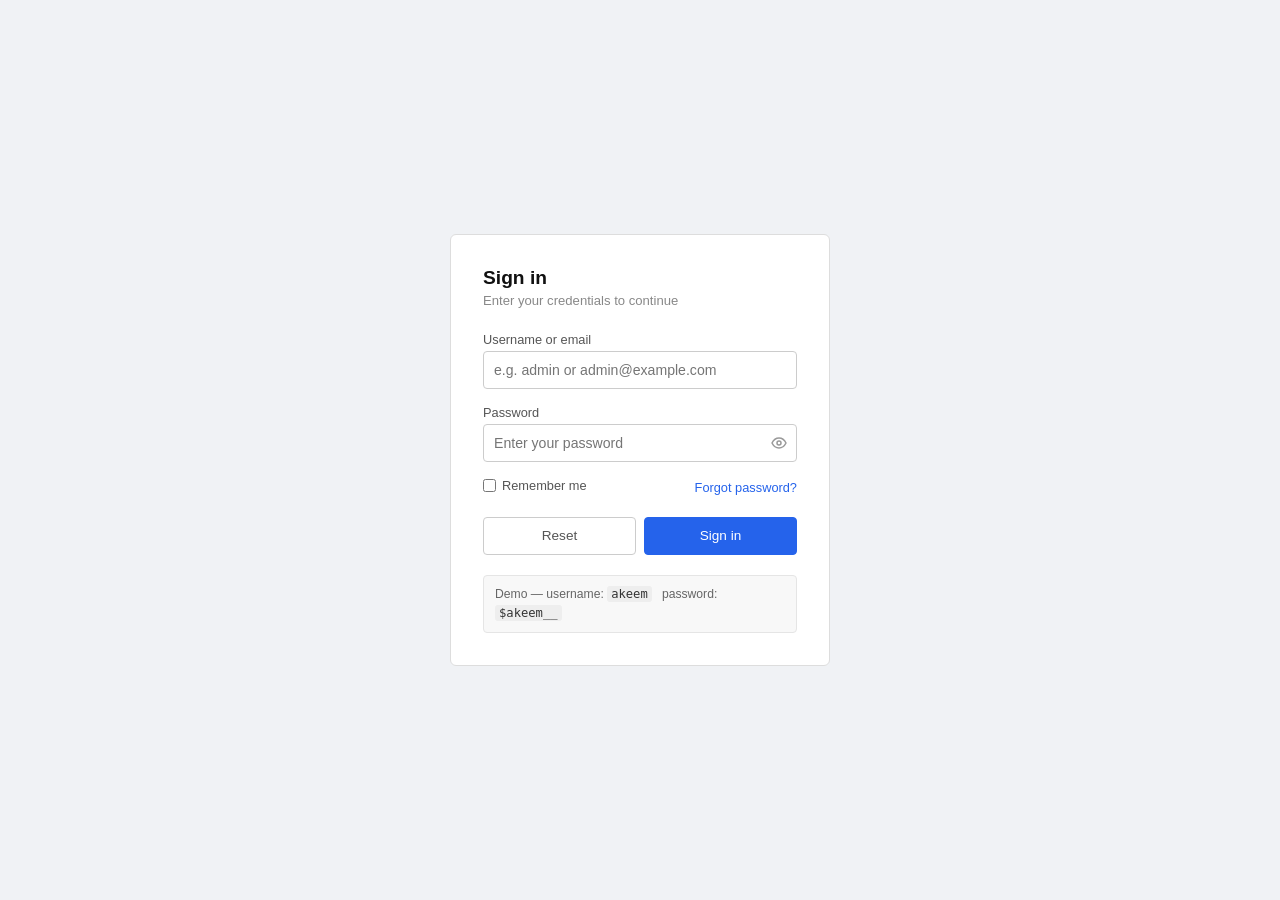
<file: index.html>
<!DOCTYPE html>
<html lang="en">
<head>
  <meta charset="UTF-8" />
  <meta name="viewport" content="width=device-width, initial-scale=1.0" />
  <title>SecureLogin</title>
  <link rel="stylesheet" href="secure_login/style.css" />
</head>
<body>

<div class="card">

  
  <div id="login-view">
    <h1>Sign in</h1>
    <p class="subtitle">Enter your credentials to continue</p>

    <div id="toast" class="toast" role="alert" aria-live="assertive"></div>

    <form id="login-form" novalidate autocomplete="on">

      
      <div class="form-group">
        <label for="username">Username or email</label>
        <div class="input-wrap">
          <input
            type="text"
            id="username"
            name="username"
            autocomplete="username"
            placeholder="e.g. admin or admin@example.com"
            aria-required="true"
            aria-describedby="username-error"
          />
        </div>
        <div class="field-error" id="username-error" role="alert"></div>
      </div>

      
      <div class="form-group">
        <label for="password">Password</label>
        <div class="input-wrap">
          <input
            type="password"
            id="password"
            name="password"
            autocomplete="current-password"
            placeholder="Enter your password"
            aria-required="true"
            aria-describedby="password-error"
          />
          <button type="button" class="toggle-pw" id="toggle-pw" aria-label="Show password">
            
            <svg id="eye-show" width="16" height="16" viewBox="0 0 16 16" fill="none"
                 stroke="currentColor" stroke-width="1.5" stroke-linecap="round" stroke-linejoin="round">
              <path d="M1 8s2.5-5 7-5 7 5 7 5-2.5 5-7 5-7-5-7-5z"/>
              <circle cx="8" cy="8" r="2"/>
            </svg>
            
            <svg id="eye-hide" width="16" height="16" viewBox="0 0 16 16" fill="none"
                 stroke="currentColor" stroke-width="1.5" stroke-linecap="round" stroke-linejoin="round"
                 style="display:none">
              <path d="M13.4 13.4 2.6 2.6M6.3 6.4a2 2 0 0 0 2.8 2.8M3.5 3.5C2.2 4.6 1 6 1 8c0 0 2.5 5 7 5 1.5 0 2.8-.5 3.9-1.2M5.2 2.5C6 2.2 7 2 8 2c4.5 0 7 5 7 5a12.7 12.7 0 0 1-1.8 2.7"/>
            </svg>
          </button>
        </div>
        <div class="field-error" id="password-error" role="alert"></div>
      </div>

      
      <div class="options-row">
        <label class="checkbox-wrap">
          <input type="checkbox" id="remember-me" name="remember" />
          Remember me
        </label>
        <button type="button" class="link-btn" id="forgot-btn">Forgot password?</button>
      </div>

      
      <div class="btn-row">
        <button type="button" class="btn btn-secondary" id="reset-btn">Reset</button>
        <button type="submit" class="btn btn-primary" id="submit-btn">
          <span id="btn-label">Sign in</span>
          <div class="spinner" id="btn-spinner" aria-hidden="true"></div>
        </button>
      </div>

    </form>

    
    <div class="demo-hint" aria-label="Demo credentials">
      Demo &mdash; username: <code>akeem</code> &nbsp; password: <code>$akeem__</code>
    </div>
  </div>

  
  <div class="success-screen" id="success-view" role="region" aria-label="Logged in">
    <div class="check-icon" aria-hidden="true">
      <svg width="24" height="24" viewBox="0 0 24 24" fill="none"
           stroke="#27ae60" stroke-width="2.5" stroke-linecap="round" stroke-linejoin="round">
        <path d="M5 12l5 5 9-9"/>
      </svg>
    </div>
    <h2>Signed in</h2>
    <p>Authentication successful.</p>
    <div class="user-badge">
      <div class="user-avatar" id="user-initials">--</div>
      <span id="logged-user">User</span>
    </div>
    <br/>
    <button class="btn btn-secondary btn-logout" id="logout-btn">Sign out</button>
  </div>

</div>

<script src="secure_login/app.js"></script>
</body>
</html>
</file>
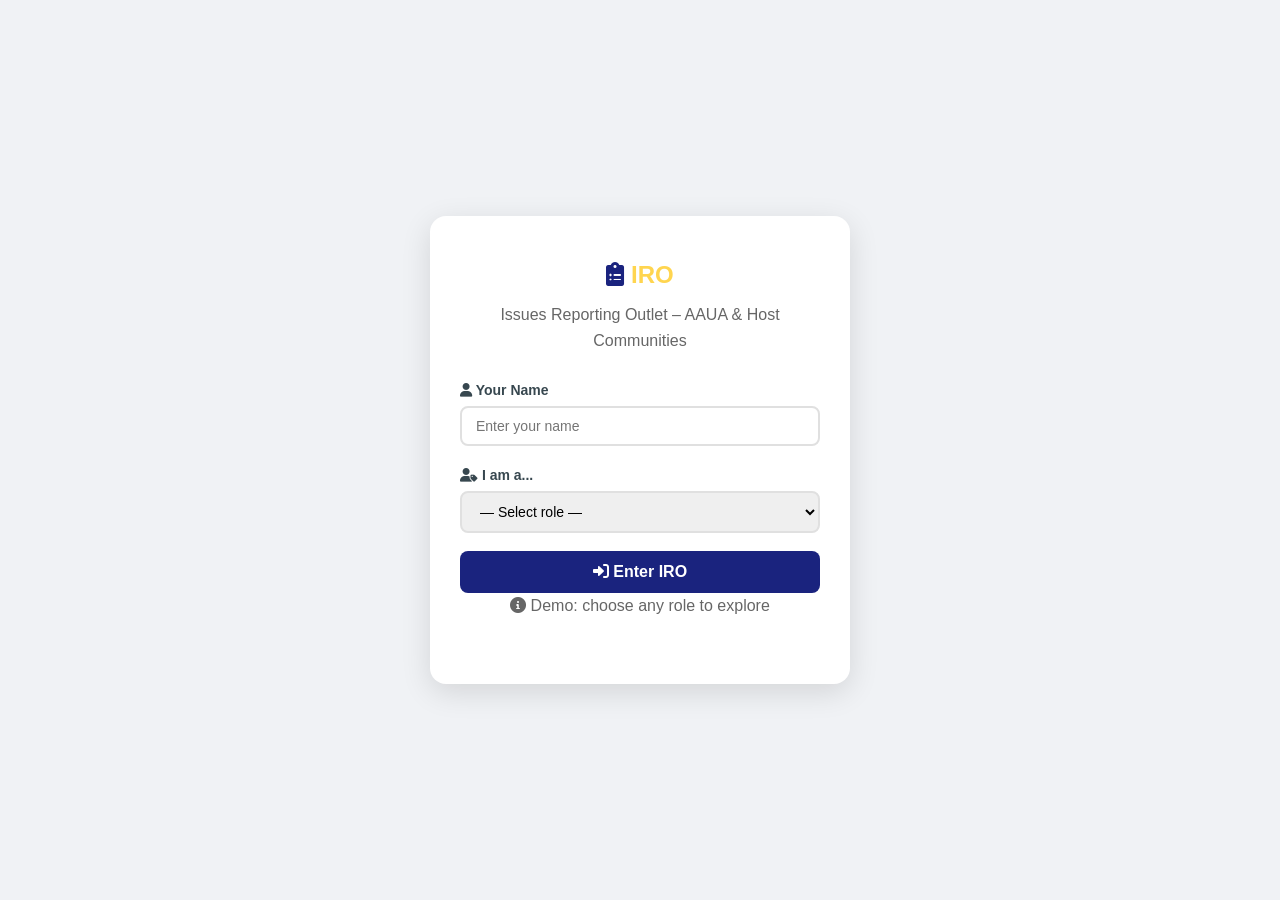
<file: IRO/index.html>
<!DOCTYPE html>
<html lang="en">
<head>
    <meta charset="UTF-8" />
    <meta name="viewport" content="width=device-width, initial-scale=1.0" />
    <title>IRO – Issues Reporting Outlet</title>
    <!-- Font Awesome 6 (free) -->
    <link rel="stylesheet" href="https://cdnjs.cloudflare.com/ajax/libs/font-awesome/6.0.0-beta3/css/all.min.css" />
    <link rel="stylesheet" href="../IRO/css/style.css" />
    <!-- Google Tag Manager -->
    <script>(function(w,d,s,l,i){w[l]=w[l]||[];w[l].push({'gtm.start':
        new Date().getTime(),event:'gtm.js'});var f=d.getElementsByTagName(s)[0],
        j=d.createElement(s),dl=l!='dataLayer'?'&l='+l:'';j.async=true;j.src=
        'https://www.googletagmanager.com/gtm.js?id='+i+dl;f.parentNode.insertBefore(j,f);
        })(window,document,'script','dataLayer','GTM-N6MFQXQ3');</script>
    
</head>
<body>
    <!-- Google Tag Manager (noscript) -->
    <noscript><iframe src="https://www.googletagmanager.com/ns.html?id=GTM-N6MFQXQ3"
        height="0" width="0" style="display:none;visibility:hidden"></iframe></noscript>
    <!-- End Google Tag Manager (noscript) -->
    <!-- End Google Tag Manager -->
    <main>
        <!-- ===== LOGIN SCREEN ===== -->
        <section id="loginScreen" aria-labelledby="loginHeading">
            <header class="login-header">
                <div class="brand">
                    <h1 id="loginHeading"><i class="fas fa-clipboard-list"></i> <span>IRO</span></h1>
                    <p>Issues Reporting Outlet – AAUA &amp; Host Communities</p>
                </div>
            </header>
            <div class="login-panel">
                <form id="loginForm">
                    <div class="form-group">
                        <label for="loginName"><i class="fas fa-user"></i> Your Name</label>
                        <input type="text" id="loginName" placeholder="Enter your name" required />
                    </div>
                    <div class="form-group">
                        <label for="loginRole"><i class="fas fa-user-tag"></i> I am a...</label>
                        <select id="loginRole" required>
                            <option value="">— Select role —</option>
                            <option value="Student">Student</option>
                            <option value="Indigene">Indigene</option>
                            <option value="Authorized">Authorized (Admin/Liaison)</option>
                        </select>
                    </div>
                    <button type="submit" class="btn-primary"><i class="fas fa-sign-in-alt"></i> Enter IRO</button>
                </form>
                <p class="login-note"><i class="fas fa-info-circle"></i> Demo: choose any role to explore</p>
            </div>
        </section>

        <!-- ===== MAIN APP ===== -->
        <section id="app" aria-labelledby="appHeading">
            <!-- Header -->
            <header class="app-header">
                <div class="brand">
                    <h1 id="appHeading"><i class="fas fa-clipboard-list"></i> <span>IRO</span> – Issues Reporting</h1>
                    <div class="app-tagline"><i class="fas fa-handshake"></i> Bridging AAUA &amp; host communities</div>
                </div>
                <div class="user-info">
                    <span id="displayName"></span>
                    <span class="role-badge" id="displayRole"></span>
                    <button class="logout-btn" id="logoutBtn"><i class="fas fa-sign-out-alt"></i> Logout</button>
                </div>
            </header>

            <!-- ===== STATS CARDS (new) ===== -->
            <section class="stats-row" id="statsRow">
                <div class="stat-card">
                    <div class="stat-icon"><i class="fas fa-file-alt"></i></div>
                    <div class="stat-details">
                        <span class="stat-number" id="statTotal">0</span>
                        <span class="stat-label">Total Reports</span>
                    </div>
                </div>
                <div class="stat-card">
                    <div class="stat-icon"><i class="fas fa-clock"></i></div>
                    <div class="stat-details">
                        <span class="stat-number" id="statPending">0</span>
                        <span class="stat-label">Pending</span>
                    </div>
                </div>
                <div class="stat-card">
                    <div class="stat-icon"><i class="fas fa-check-circle"></i></div>
                    <div class="stat-details">
                        <span class="stat-number" id="statResolved">0</span>
                        <span class="stat-label">Resolved</span>
                    </div>
                </div>
                <div class="stat-card">
                    <div class="stat-icon"><i class="fas fa-exclamation-triangle"></i></div>
                    <div class="stat-details">
                        <span class="stat-number" id="statHigh">0</span>
                        <span class="stat-label">High Priority</span>
                    </div>
                </div>
            </section>

            <!-- Two‑column grid (form + feed) -->
            <div class="grid-container">
                <!-- Submit Form -->
                <article class="card" id="submitSection">
                    <h2><i class="fas fa-pen"></i> Report an Issue</h2>
                    <form id="reportForm">
                        <div class="form-group">
                            <label><i class="fas fa-user"></i> Your Name <span class="optional">(optional – blank = Anonymous)</span></label>
                            <input type="text" id="reporterName" placeholder="e.g. John Doe or leave blank" />
                        </div>
                        <div class="form-group">
                            <label>Community *</label>
                            <select id="community" required>
                                <option value="">— Select your community —</option>
                                <option value="Akungba">Akungba</option>
                                <option value="Iwaro">Iwaro</option>
                                <option value="Etioro">Etioro</option>
                                <option value="Ayegunle">Ayegunle</option>
                                <option value="AAUA Students (General)">AAUA Students (General)</option>
                                <option value="Other">Other</option>
                            </select>
                        </div>
                        <div class="form-row">
                            <div class="form-group">
                                <label>Category *</label>
                                <select id="category" required>
                                    <option value="">— Select —</option>
                                    <option value="Security">Security</option>
                                    <option value="Infrastructure">Infrastructure</option>
                                    <option value="Welfare">Welfare</option>
                                    <option value="Sanitation">Sanitation</option>
                                    <option value="Electricity">Electricity</option>
                                    <option value="Water">Water</option>
                                    <option value="Road">Road</option>
                                    <option value="Other">Other</option>
                                </select>
                            </div>
                            <div class="form-group">
                                <label>Priority *</label>
                                <select id="priority" required>
                                    <option value="">— Select —</option>
                                    <option value="Low"><i class="fas fa-circle" style="color:#2e7d32;"></i> Low</option>
                                    <option value="Medium"><i class="fas fa-circle" style="color:#f57f17;"></i> Medium</option>
                                    <option value="High"><i class="fas fa-circle" style="color:#c62828;"></i> High</option>
                                </select>
                            </div>
                        </div>
                        <div class="form-group">
                            <label>Description *</label>
                            <textarea id="description" placeholder="Describe the issue in detail..." required></textarea>
                        </div>
                        <button type="submit" class="btn-primary"><i class="fas fa-paper-plane"></i> Submit Report</button>
                    </form>
                </article>

                <!-- Reports Feed -->
                <article class="card" id="feedSection">
                    <div class="feed-header">
                        <h2><i class="fas fa-stream"></i> Live Reports Feed</h2>
                        <span class="report-count" id="reportCount">0 reports</span>
                    </div>
                    <div id="reportsContainer"></div>
                </article>
            </div>
        </section>
    </main>

    <!-- Toast Notification -->
    <div id="toast" class="toast" role="status" aria-live="polite"></div>

    <script src="../IRO/scripts/main.js"></script>
</body>
</html>
</file>
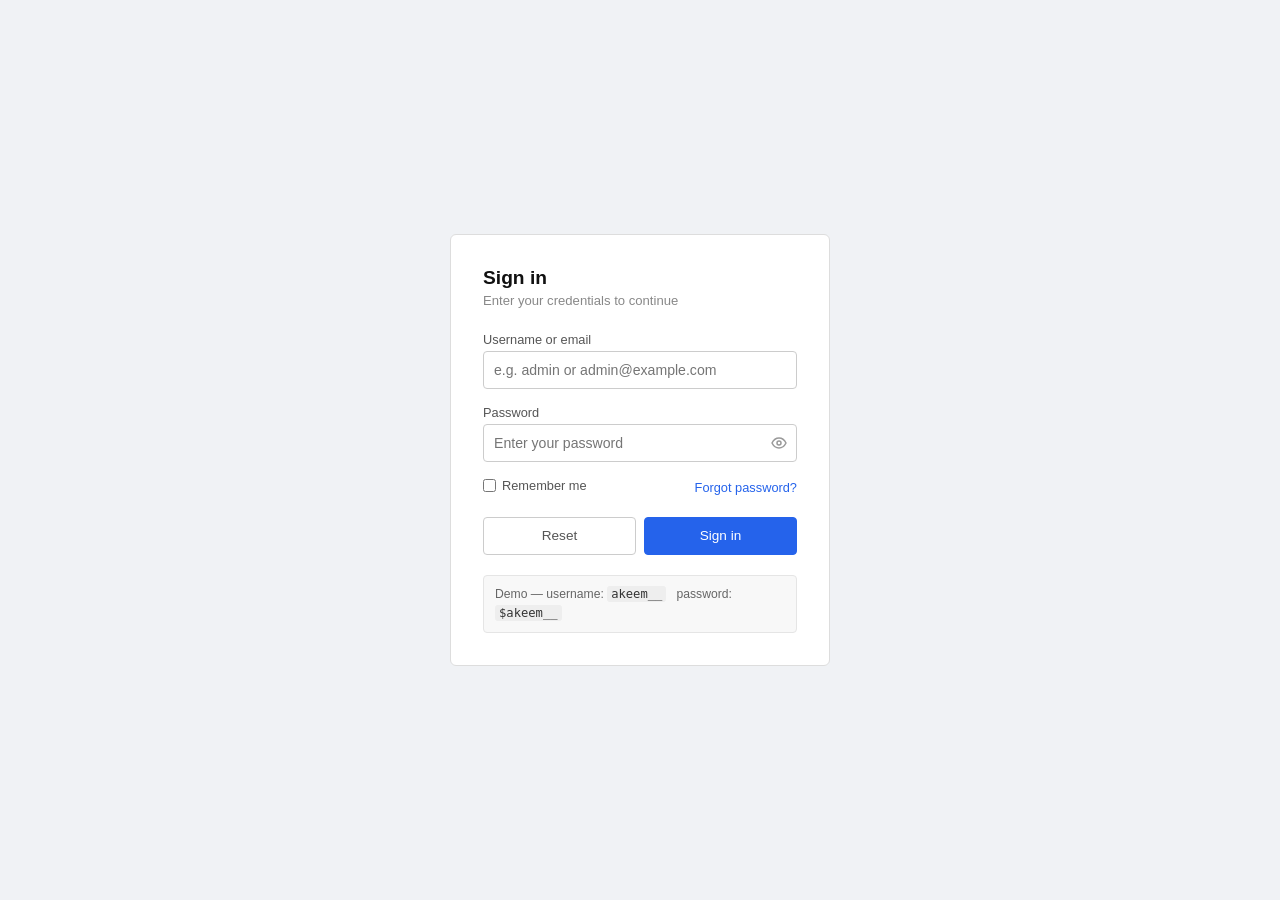
<file: secure_login/index.html>
<!DOCTYPE html>
<html lang="en">
<head>
  <meta charset="UTF-8" />
  <meta name="viewport" content="width=device-width, initial-scale=1.0" />
  <title>SecureLogin</title>
  <link rel="stylesheet" href="style.css" />
</head>
<body>

<div class="card">

  
  <div id="login-view">
    <h1>Sign in</h1>
    <p class="subtitle">Enter your credentials to continue</p>

    <div id="toast" class="toast" role="alert" aria-live="assertive"></div>

    <form id="login-form" novalidate autocomplete="on">

      
      <div class="form-group">
        <label for="username">Username or email</label>
        <div class="input-wrap">
          <input
            type="text"
            id="username"
            name="username"
            autocomplete="username"
            placeholder="e.g. admin or admin@example.com"
            aria-required="true"
            aria-describedby="username-error"
          />
        </div>
        <div class="field-error" id="username-error" role="alert"></div>
      </div>

      
      <div class="form-group">
        <label for="password">Password</label>
        <div class="input-wrap">
          <input
            type="password"
            id="password"
            name="password"
            autocomplete="current-password"
            placeholder="Enter your password"
            aria-required="true"
            aria-describedby="password-error"
          />
          <button type="button" class="toggle-pw" id="toggle-pw" aria-label="Show password">
            
            <svg id="eye-show" width="16" height="16" viewBox="0 0 16 16" fill="none"
                 stroke="currentColor" stroke-width="1.5" stroke-linecap="round" stroke-linejoin="round">
              <path d="M1 8s2.5-5 7-5 7 5 7 5-2.5 5-7 5-7-5-7-5z"/>
              <circle cx="8" cy="8" r="2"/>
            </svg>
            
            <svg id="eye-hide" width="16" height="16" viewBox="0 0 16 16" fill="none"
                 stroke="currentColor" stroke-width="1.5" stroke-linecap="round" stroke-linejoin="round"
                 style="display:none">
              <path d="M13.4 13.4 2.6 2.6M6.3 6.4a2 2 0 0 0 2.8 2.8M3.5 3.5C2.2 4.6 1 6 1 8c0 0 2.5 5 7 5 1.5 0 2.8-.5 3.9-1.2M5.2 2.5C6 2.2 7 2 8 2c4.5 0 7 5 7 5a12.7 12.7 0 0 1-1.8 2.7"/>
            </svg>
          </button>
        </div>
        <div class="field-error" id="password-error" role="alert"></div>
      </div>

      
      <div class="options-row">
        <label class="checkbox-wrap">
          <input type="checkbox" id="remember-me" name="remember" />
          Remember me
        </label>
        <button type="button" class="link-btn" id="forgot-btn">Forgot password?</button>
      </div>

      
      <div class="btn-row">
        <button type="button" class="btn btn-secondary" id="reset-btn">Reset</button>
        <button type="submit" class="btn btn-primary" id="submit-btn">
          <span id="btn-label">Sign in</span>
          <div class="spinner" id="btn-spinner" aria-hidden="true"></div>
        </button>
      </div>

    </form>

    
    <div class="demo-hint" aria-label="Demo credentials">
      Demo &mdash; username: <code>akeem__</code> &nbsp; password: <code>$akeem__</code>
    </div>
  </div>

  
  <div class="success-screen" id="success-view" role="region" aria-label="Logged in">
    <div class="check-icon" aria-hidden="true">
      <svg width="24" height="24" viewBox="0 0 24 24" fill="none"
           stroke="#27ae60" stroke-width="2.5" stroke-linecap="round" stroke-linejoin="round">
        <path d="M5 12l5 5 9-9"/>
      </svg>
    </div>
    <h2>Signed in</h2>
    <p>Authentication successful.</p>
    <div class="user-badge">
      <div class="user-avatar" id="user-initials">--</div>
      <span id="logged-user">User</span>
    </div>
    <br/>
    <button class="btn btn-secondary btn-logout" id="logout-btn">Sign out</button>
  </div>

</div>

<script src="app.js"></script>
</body>
</html>
</file>
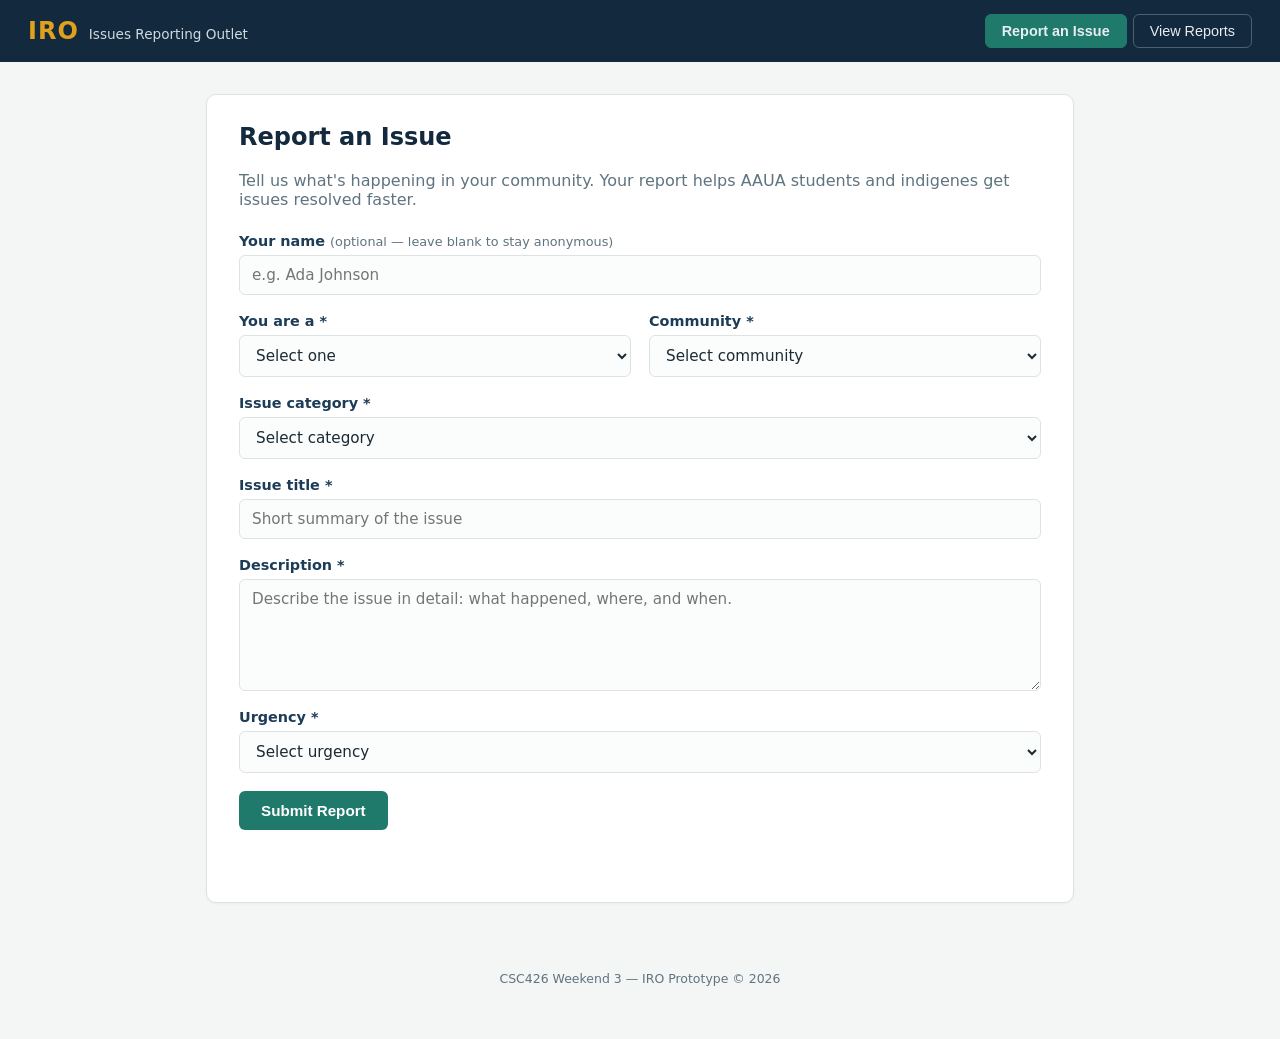
<file: test/index.html>
<!DOCTYPE html>
<html lang="en">
<head>
<meta charset="UTF-8">
<meta name="viewport" content="width=device-width, initial-scale=1.0">
<title>IRO — Issues Reporting Outlet</title>
<link rel="stylesheet" href="style.css">
</head>
<body>

  <header class="topbar">
    <div class="brand">
      <span class="brand-mark">IRO</span>
      <span class="brand-sub">Issues Reporting Outlet</span>
    </div>
    <nav class="tabs">
      <button class="tab-btn active" data-tab="report">Report an Issue</button>
      <button class="tab-btn" data-tab="dashboard">View Reports</button>
    </nav>
  </header>

  <main>
    <!-- ===================== REPORT FORM ===================== -->
    <section id="report" class="tab-panel active">
      <div class="panel-card">
        <h1>Report an Issue</h1>
        <p class="lead">Tell us what's happening in your community. Your report helps AAUA students and indigenes get issues resolved faster.</p>

        <form id="issueForm" novalidate>

          <div class="field">
            <label for="reporterName">Your name <span class="optional">(optional — leave blank to stay anonymous)</span></label>
            <input type="text" id="reporterName" placeholder="e.g. Ada Johnson">
          </div>

          <div class="field-row">
            <div class="field">
              <label for="reporterType">You are a *</label>
              <select id="reporterType" required>
                <option value="" disabled selected>Select one</option>
                <option value="Student">AAUA Student</option>
                <option value="Indigene">Indigene</option>
                <option value="Other">Other</option>
              </select>
            </div>

            <div class="field">
              <label for="community">Community *</label>
              <select id="community" required>
                <option value="" disabled selected>Select community</option>
                <option value="Akungba">Akungba</option>
                <option value="Iwaro">Iwaro</option>
                <option value="Etioro">Etioro</option>
                <option value="Ayegunle">Ayegunle</option>
                <option value="Other">Other</option>
              </select>
            </div>
          </div>

          <div class="field">
            <label for="category">Issue category *</label>
            <select id="category" required>
              <option value="" disabled selected>Select category</option>
              <option value="Security">Security</option>
              <option value="Infrastructure">Infrastructure (roads, water, electricity)</option>
              <option value="Harassment">Harassment / Safety</option>
              <option value="Health">Health</option>
              <option value="Land/Housing">Land / Housing</option>
              <option value="Other">Other</option>
            </select>
          </div>

          <div class="field">
            <label for="title">Issue title *</label>
            <input type="text" id="title" placeholder="Short summary of the issue" required maxlength="80">
          </div>

          <div class="field">
            <label for="description">Description *</label>
            <textarea id="description" rows="5" placeholder="Describe the issue in detail: what happened, where, and when." required></textarea>
          </div>

          <div class="field">
            <label for="urgency">Urgency *</label>
            <select id="urgency" required>
              <option value="" disabled selected>Select urgency</option>
              <option value="Low">Low</option>
              <option value="Medium">Medium</option>
              <option value="High">High</option>
              <option value="Critical">Critical</option>
            </select>
          </div>

          <button type="submit" class="btn-primary">Submit Report</button>
          <p id="formMsg" class="form-msg" role="status"></p>
        </form>
      </div>
    </section>

    <!-- ===================== DASHBOARD ===================== -->
    <section id="dashboard" class="tab-panel">
      <div class="panel-card wide">
        <div class="dash-head">
          <h1>Reported Issues</h1>
          <div class="dash-controls">
            <select id="filterStatus">
              <option value="All">All statuses</option>
              <option value="Open">Open</option>
              <option value="In Progress">In Progress</option>
              <option value="Resolved">Resolved</option>
            </select>
            <select id="filterCommunity">
              <option value="All">All communities</option>
              <option value="Akungba">Akungba</option>
              <option value="Iwaro">Iwaro</option>
              <option value="Etioro">Etioro</option>
              <option value="Ayegunle">Ayegunle</option>
              <option value="Other">Other</option>
            </select>
            <button id="exportBtn" class="btn-secondary">Export JSON</button>
            <button id="clearBtn" class="btn-danger">Clear All</button>
          </div>
        </div>

        <div class="stats" id="stats"></div>

        <div id="issueList" class="issue-list"></div>
      </div>
    </section>
  </main>

  <footer>
    <p>CSC426 Weekend 3 &mdash; IRO Prototype &copy; 2026</p>
  </footer>

  <script src="script.js"></script>
</body>
</html>
</file>
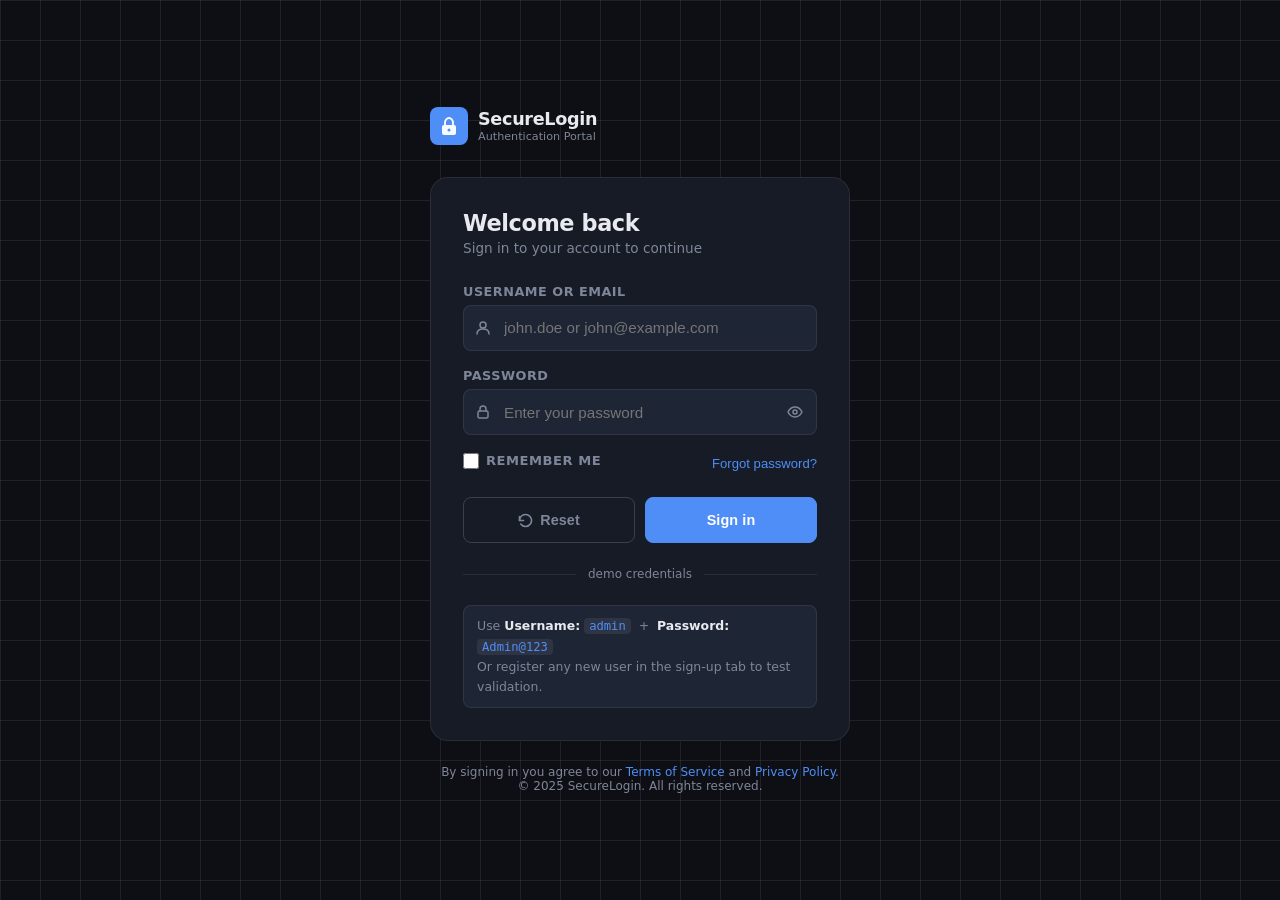
<file: secure_login/index_1.html>
<!DOCTYPE html>
<html lang="en">
<head>
  <meta charset="UTF-8" />
  <meta name="viewport" content="width=device-width, initial-scale=1.0" />
  <title>SecureLogin — Authentication</title>
  <style>
    
    *, *::before, *::after { box-sizing: border-box; margin: 0; padding: 0; }

    :root {
      --bg:        #0d0f14;
      --surface:   #161b26;
      --surface2:  #1e2535;
      --border:    rgba(255,255,255,0.08);
      --border2:   rgba(255,255,255,0.16);
      --text:      #e8eaf0;
      --text-muted:#7f8699;
      --accent:    #4f8ef7;
      --accent-dk: #3a6fd4;
      --accent-glow: rgba(79,142,247,0.18);
      --success:   #34c48a;
      --success-bg:rgba(52,196,138,0.12);
      --error:     #f05a5a;
      --error-bg:  rgba(240,90,90,0.12);
      --warn:      #f4a832;
      --radius:    12px;
      --radius-sm: 8px;
      --trans:     0.18s ease;
    }

    body {
      font-family: -apple-system, BlinkMacSystemFont, 'Segoe UI', system-ui, sans-serif;
      background: var(--bg);
      color: var(--text);
      min-height: 100vh;
      display: flex;
      align-items: center;
      justify-content: center;
      padding: 1.5rem;
    }

    
    body::before {
      content: '';
      position: fixed;
      inset: 0;
      background-image:
        linear-gradient(var(--border) 1px, transparent 1px),
        linear-gradient(90deg, var(--border) 1px, transparent 1px);
      background-size: 40px 40px;
      pointer-events: none;
    }

    
    .card-wrap {
      width: 100%;
      max-width: 420px;
      position: relative;
      z-index: 1;
    }

    
    .brand {
      display: flex;
      align-items: center;
      gap: 10px;
      margin-bottom: 2rem;
    }
    .brand-icon {
      width: 38px;
      height: 38px;
      background: var(--accent);
      border-radius: var(--radius-sm);
      display: flex;
      align-items: center;
      justify-content: center;
    }
    .brand-icon svg { display: block; }
    .brand-name {
      font-size: 1.1rem;
      font-weight: 700;
      letter-spacing: -0.3px;
      color: var(--text);
    }
    .brand-tag {
      font-size: 0.7rem;
      color: var(--text-muted);
      margin-top: 1px;
    }

    
    .card {
      background: var(--surface);
      border: 1px solid var(--border);
      border-radius: 18px;
      padding: 2rem;
    }

    .card-header { margin-bottom: 1.75rem; }
    .card-title {
      font-size: 1.4rem;
      font-weight: 700;
      letter-spacing: -0.4px;
      color: var(--text);
    }
    .card-sub {
      font-size: 0.85rem;
      color: var(--text-muted);
      margin-top: 4px;
    }

    
    .form-group {
      margin-bottom: 1.1rem;
    }
    label {
      display: block;
      font-size: 0.8rem;
      font-weight: 600;
      color: var(--text-muted);
      letter-spacing: 0.5px;
      text-transform: uppercase;
      margin-bottom: 6px;
    }
    .input-wrap {
      position: relative;
    }
    .input-icon {
      position: absolute;
      left: 12px;
      top: 50%;
      transform: translateY(-50%);
      color: var(--text-muted);
      pointer-events: none;
      display: flex;
    }
    .input-action {
      position: absolute;
      right: 12px;
      top: 50%;
      transform: translateY(-50%);
      background: none;
      border: none;
      color: var(--text-muted);
      cursor: pointer;
      padding: 2px;
      display: flex;
      border-radius: 4px;
      transition: color var(--trans);
    }
    .input-action:hover { color: var(--text); }
    .input-action:focus-visible {
      outline: 2px solid var(--accent);
      outline-offset: 2px;
    }

    input[type="text"],
    input[type="password"],
    input[type="email"] {
      width: 100%;
      height: 46px;
      background: var(--surface2);
      border: 1px solid var(--border);
      border-radius: var(--radius-sm);
      color: var(--text);
      font-size: 0.95rem;
      padding: 0 40px 0 40px;
      transition: border-color var(--trans), box-shadow var(--trans);
      outline: none;
      -webkit-appearance: none;
    }
    input:focus {
      border-color: var(--accent);
      box-shadow: 0 0 0 3px var(--accent-glow);
    }
    input.is-invalid {
      border-color: var(--error) !important;
      box-shadow: 0 0 0 3px rgba(240,90,90,0.15) !important;
    }
    input.is-valid {
      border-color: var(--success) !important;
    }
    input:-webkit-autofill {
      -webkit-box-shadow: 0 0 0 100px var(--surface2) inset;
      -webkit-text-fill-color: var(--text);
    }

    
    .field-error {
      font-size: 0.78rem;
      color: var(--error);
      margin-top: 5px;
      display: none;
      align-items: center;
      gap: 4px;
    }
    .field-error.show { display: flex; }

    
    .strength-bar {
      margin-top: 7px;
      display: none;
    }
    .strength-bar.show { display: block; }
    .strength-track {
      height: 4px;
      background: var(--border);
      border-radius: 99px;
      overflow: hidden;
    }
    .strength-fill {
      height: 100%;
      border-radius: 99px;
      width: 0%;
      transition: width 0.3s ease, background 0.3s ease;
    }
    .strength-label {
      font-size: 0.72rem;
      color: var(--text-muted);
      margin-top: 4px;
    }

    
    .options-row {
      display: flex;
      align-items: center;
      justify-content: space-between;
      margin-bottom: 1.4rem;
      margin-top: 0.25rem;
    }
    .checkbox-wrap {
      display: flex;
      align-items: center;
      gap: 7px;
      cursor: pointer;
      user-select: none;
    }
    .checkbox-wrap input[type="checkbox"] {
      width: 16px;
      height: 16px;
      padding: 0;
      accent-color: var(--accent);
      cursor: pointer;
    }
    .checkbox-wrap span {
      font-size: 0.82rem;
      color: var(--text-muted);
    }
    .link-btn {
      background: none;
      border: none;
      color: var(--accent);
      font-size: 0.82rem;
      cursor: pointer;
      padding: 0;
      text-decoration: none;
      transition: color var(--trans);
    }
    .link-btn:hover { color: #7aabff; }

    
    .btn-row {
      display: grid;
      grid-template-columns: 1fr 1fr;
      gap: 10px;
      margin-top: 0.25rem;
    }
    .btn {
      height: 46px;
      border-radius: var(--radius-sm);
      font-size: 0.9rem;
      font-weight: 600;
      cursor: pointer;
      border: 1px solid transparent;
      transition: background var(--trans), opacity var(--trans), transform 0.1s ease;
      display: flex;
      align-items: center;
      justify-content: center;
      gap: 7px;
      letter-spacing: 0.1px;
    }
    .btn:active { transform: scale(0.98); }
    .btn-primary {
      background: var(--accent);
      color: #fff;
      border-color: var(--accent);
    }
    .btn-primary:hover { background: var(--accent-dk); border-color: var(--accent-dk); }
    .btn-primary:focus-visible { outline: 2px solid var(--accent); outline-offset: 3px; }
    .btn-primary:disabled { opacity: 0.5; cursor: not-allowed; transform: none; }
    .btn-secondary {
      background: transparent;
      color: var(--text-muted);
      border-color: var(--border2);
    }
    .btn-secondary:hover { background: var(--surface2); color: var(--text); }
    .btn-secondary:focus-visible { outline: 2px solid var(--border2); outline-offset: 3px; }

    
    .spinner {
      width: 16px;
      height: 16px;
      border: 2px solid rgba(255,255,255,0.3);
      border-top-color: #fff;
      border-radius: 50%;
      animation: spin 0.7s linear infinite;
      display: none;
    }
    @keyframes spin { to { transform: rotate(360deg); } }

    
    .toast {
      border-radius: var(--radius-sm);
      padding: 12px 14px;
      font-size: 0.85rem;
      display: none;
      align-items: flex-start;
      gap: 10px;
      margin-bottom: 1.25rem;
      border: 1px solid transparent;
    }
    .toast.show { display: flex; }
    .toast-icon { flex-shrink: 0; margin-top: 1px; }
    .toast-msg { line-height: 1.5; }
    .toast.success {
      background: var(--success-bg);
      border-color: rgba(52,196,138,0.25);
      color: var(--success);
    }
    .toast.error {
      background: var(--error-bg);
      border-color: rgba(240,90,90,0.25);
      color: var(--error);
    }
    .toast.info {
      background: rgba(79,142,247,0.1);
      border-color: rgba(79,142,247,0.2);
      color: #7aabff;
    }

    
    .divider {
      display: flex;
      align-items: center;
      gap: 12px;
      margin: 1.5rem 0;
      color: var(--text-muted);
      font-size: 0.75rem;
    }
    .divider::before, .divider::after {
      content: '';
      flex: 1;
      height: 1px;
      background: var(--border);
    }

    
    .demo-hint {
      background: var(--surface2);
      border: 1px solid var(--border);
      border-radius: var(--radius-sm);
      padding: 10px 13px;
      font-size: 0.78rem;
      color: var(--text-muted);
      line-height: 1.6;
    }
    .demo-hint strong { color: var(--text); font-weight: 600; }
    .demo-hint code {
      background: rgba(255,255,255,0.07);
      border-radius: 4px;
      padding: 1px 5px;
      font-family: 'SF Mono', 'Fira Code', monospace;
      font-size: 0.76rem;
      color: var(--accent);
    }

    
    .success-screen {
      text-align: center;
      padding: 1rem 0 0.5rem;
      display: none;
    }
    .success-screen.show { display: block; }
    .success-check {
      width: 64px;
      height: 64px;
      background: var(--success-bg);
      border: 1px solid rgba(52,196,138,0.3);
      border-radius: 50%;
      display: flex;
      align-items: center;
      justify-content: center;
      margin: 0 auto 1.2rem;
    }
    .success-title {
      font-size: 1.25rem;
      font-weight: 700;
      color: var(--text);
      margin-bottom: 6px;
    }
    .success-sub {
      font-size: 0.85rem;
      color: var(--text-muted);
      margin-bottom: 1.5rem;
    }
    .user-badge {
      display: inline-flex;
      align-items: center;
      gap: 8px;
      background: var(--surface2);
      border: 1px solid var(--border);
      border-radius: 99px;
      padding: 6px 14px 6px 6px;
      font-size: 0.82rem;
      color: var(--text);
      margin-bottom: 1.5rem;
    }
    .user-avatar {
      width: 28px;
      height: 28px;
      background: var(--accent);
      border-radius: 50%;
      display: flex;
      align-items: center;
      justify-content: center;
      font-size: 0.7rem;
      font-weight: 700;
      color: #fff;
    }

    
    .footer-note {
      text-align: center;
      font-size: 0.75rem;
      color: var(--text-muted);
      margin-top: 1.5rem;
    }
    .footer-note a { color: var(--accent); text-decoration: none; }
    .footer-note a:hover { text-decoration: underline; }

    
    @media (max-width: 480px) {
      .card { padding: 1.5rem 1.25rem; }
      .btn-row { grid-template-columns: 1fr; }
      .btn-secondary { order: 2; }
    }

    
    @media (prefers-reduced-motion: reduce) {
      *, *::before, *::after { animation-duration: 0.01ms !important; transition-duration: 0.01ms !important; }
    }
  </style>
</head>
<body>

<div class="card-wrap" role="main">

  
  <div class="brand" aria-hidden="true">
    <div class="brand-icon">
      <svg width="20" height="20" viewBox="0 0 20 20" fill="none" xmlns="http://www.w3.org/2000/svg">
        <rect x="3" y="9" width="14" height="10" rx="2" fill="white" fill-opacity="0.95"/>
        <path d="M6 9V6.5C6 4.015 8 2 10 2C12 2 14 4.015 14 6.5V9" stroke="white" stroke-width="1.8" stroke-linecap="round"/>
        <circle cx="10" cy="14" r="1.5" fill="#4f8ef7"/>
      </svg>
    </div>
    <div>
      <div class="brand-name">SecureLogin</div>
      <div class="brand-tag">Authentication Portal</div>
    </div>
  </div>

  <div class="card">

    
    <div id="login-view">
      <div class="card-header">
        <h1 class="card-title">Welcome back</h1>
        <p class="card-sub">Sign in to your account to continue</p>
      </div>

      
      <div class="toast error" id="toast-error" role="alert" aria-live="assertive">
        <span class="toast-icon">
          <svg width="16" height="16" viewBox="0 0 16 16" fill="currentColor"><path d="M8 1a7 7 0 1 0 0 14A7 7 0 0 0 8 1zM7.25 4.75a.75.75 0 0 1 1.5 0v3.5a.75.75 0 0 1-1.5 0v-3.5zM8 12a1 1 0 1 1 0-2 1 1 0 0 1 0 2z"/></svg>
        </span>
        <span class="toast-msg" id="toast-error-msg"></span>
      </div>

      <div class="toast info" id="toast-reset" role="status" aria-live="polite">
        <span class="toast-icon">
          <svg width="16" height="16" viewBox="0 0 16 16" fill="currentColor"><path d="M8 1a7 7 0 1 0 0 14A7 7 0 0 0 8 1zm.75 4.25v4.5a.75.75 0 0 1-1.5 0v-4.5a.75.75 0 0 1 1.5 0zM8 4a1 1 0 1 1 0-2 1 1 0 0 1 0 2z"/></svg>
        </span>
        <span class="toast-msg">Form cleared — enter your credentials to try again.</span>
      </div>

      
      <form id="login-form" novalidate autocomplete="on">

        
        <div class="form-group">
          <label for="username">Username or email</label>
          <div class="input-wrap">
            <span class="input-icon" aria-hidden="true">
              <svg width="16" height="16" viewBox="0 0 16 16" fill="none" stroke="currentColor" stroke-width="1.5" stroke-linecap="round" stroke-linejoin="round">
                <circle cx="8" cy="5" r="3"/><path d="M2 14c0-3.314 2.686-5 6-5s6 1.686 6 5"/>
              </svg>
            </span>
            <input
              type="text"
              id="username"
              name="username"
              autocomplete="username"
              placeholder="john.doe or john@example.com"
              aria-required="true"
              aria-describedby="username-error"
            />
          </div>
          <div class="field-error" id="username-error" role="alert">
            <svg width="12" height="12" viewBox="0 0 12 12" fill="currentColor" aria-hidden="true"><path d="M6 .5a5.5 5.5 0 1 0 0 11A5.5 5.5 0 0 0 6 .5zM5.5 3.25a.5.5 0 0 1 1 0v3a.5.5 0 0 1-1 0v-3zM6 9a.75.75 0 1 1 0-1.5A.75.75 0 0 1 6 9z"/></svg>
            <span id="username-error-text"></span>
          </div>
        </div>

        
        <div class="form-group">
          <label for="password">Password</label>
          <div class="input-wrap">
            <span class="input-icon" aria-hidden="true">
              <svg width="16" height="16" viewBox="0 0 16 16" fill="none" stroke="currentColor" stroke-width="1.5" stroke-linecap="round" stroke-linejoin="round">
                <rect x="3" y="7" width="10" height="7" rx="1.5"/><path d="M5 7V5a3 3 0 0 1 6 0v2"/>
              </svg>
            </span>
            <input
              type="password"
              id="password"
              name="password"
              autocomplete="current-password"
              placeholder="Enter your password"
              aria-required="true"
              aria-describedby="password-error"
            />
            <button type="button" class="input-action" id="toggle-pw" aria-label="Show password" title="Toggle password visibility">
              <svg id="eye-show" width="16" height="16" viewBox="0 0 16 16" fill="none" stroke="currentColor" stroke-width="1.5" stroke-linecap="round" stroke-linejoin="round">
                <path d="M1 8s2.5-5 7-5 7 5 7 5-2.5 5-7 5-7-5-7-5z"/><circle cx="8" cy="8" r="2"/>
              </svg>
              <svg id="eye-hide" width="16" height="16" viewBox="0 0 16 16" fill="none" stroke="currentColor" stroke-width="1.5" stroke-linecap="round" stroke-linejoin="round" style="display:none">
                <path d="M13.4 13.4 2.6 2.6M6.3 6.4a2 2 0 0 0 2.8 2.8M3.5 3.5C2.2 4.6 1 6 1 8c0 0 2.5 5 7 5 1.5 0 2.8-.5 3.9-1.2M5.2 2.5C6 2.2 7 2 8 2c4.5 0 7 5 7 5a12.7 12.7 0 0 1-1.8 2.7"/>
              </svg>
            </button>
          </div>
          <div class="field-error" id="password-error" role="alert">
            <svg width="12" height="12" viewBox="0 0 12 12" fill="currentColor" aria-hidden="true"><path d="M6 .5a5.5 5.5 0 1 0 0 11A5.5 5.5 0 0 0 6 .5zM5.5 3.25a.5.5 0 0 1 1 0v3a.5.5 0 0 1-1 0v-3zM6 9a.75.75 0 1 1 0-1.5A.75.75 0 0 1 6 9z"/></svg>
            <span id="password-error-text"></span>
          </div>
        </div>

        
        <div class="options-row">
          <label class="checkbox-wrap">
            <input type="checkbox" id="remember-me" name="remember" />
            <span>Remember me</span>
          </label>
          <button type="button" class="link-btn" id="forgot-btn" aria-label="Forgot password — click to get reset instructions">Forgot password?</button>
        </div>

        
        <div class="btn-row">
          <button type="button" class="btn btn-secondary" id="reset-btn" aria-label="Clear form and reset">
            <svg width="15" height="15" viewBox="0 0 15 15" fill="none" stroke="currentColor" stroke-width="1.6" stroke-linecap="round" stroke-linejoin="round" aria-hidden="true">
              <path d="M1.5 7.5a6 6 0 1 1 1.2 3.6"/><path d="M1.5 3.5v4h4"/>
            </svg>
            Reset
          </button>
          <button type="submit" class="btn btn-primary" id="submit-btn">
            <span id="btn-label">Sign in</span>
            <div class="spinner" id="btn-spinner" aria-hidden="true"></div>
          </button>
        </div>

      </form>

      <div class="divider">demo credentials</div>

      <div class="demo-hint" aria-label="Demo account credentials for testing">
        Use <strong>Username:</strong> <code>admin</code> &nbsp;+&nbsp; <strong>Password:</strong> <code>Admin@123</code><br/>
        Or register any new user in the sign-up tab to test validation.
      </div>
    </div>

    
    <div class="success-screen" id="success-view" role="region" aria-label="Login successful">
      <div class="success-check" aria-hidden="true">
        <svg width="28" height="28" viewBox="0 0 28 28" fill="none" stroke="#34c48a" stroke-width="2.5" stroke-linecap="round" stroke-linejoin="round">
          <path d="M6 14l5 5 10-10"/>
        </svg>
      </div>
      <h2 class="success-title">You're signed in!</h2>
      <p class="success-sub">Authentication successful.</p>
      <div class="user-badge">
        <div class="user-avatar" id="user-initials">JD</div>
        <span id="logged-user">john.doe</span>
      </div>
      <button class="btn btn-secondary" id="logout-btn" style="width: 100%; margin-top: 0.5rem;" aria-label="Sign out of your account">
        Sign out
      </button>
    </div>

  </div>

  <p class="footer-note">
    By signing in you agree to our <a href="#">Terms of Service</a> and <a href="#">Privacy Policy</a>.<br/>
    &copy; 2025 SecureLogin. All rights reserved.
  </p>
</div>

<script>
  
  const USERS_KEY = 'securelogin_users';
  const SESSION_KEY = 'securelogin_session';

  function getUsers() {
    try { return JSON.parse(localStorage.getItem(USERS_KEY)) || {}; }
    catch { return {}; }
  }

  function initUsers() {
    const users = getUsers();
    if (!users['admin']) {
      users['admin'] = { password: 'Admin@123', email: 'admin@example.com', name: 'Admin User' };
      localStorage.setItem(USERS_KEY, JSON.stringify(users));
    }
  }

  initUsers();

  
  const form       = document.getElementById('login-form');
  const usernameEl = document.getElementById('username');
  const passwordEl = document.getElementById('password');
  const submitBtn  = document.getElementById('submit-btn');
  const btnLabel   = document.getElementById('btn-label');
  const btnSpinner = document.getElementById('btn-spinner');
  const resetBtn   = document.getElementById('reset-btn');
  const forgotBtn  = document.getElementById('forgot-btn');
  const togglePw   = document.getElementById('toggle-pw');
  const eyeShow    = document.getElementById('eye-show');
  const eyeHide    = document.getElementById('eye-hide');
  const loginView  = document.getElementById('login-view');
  const successView= document.getElementById('success-view');
  const toastError = document.getElementById('toast-error');
  const toastEMsg  = document.getElementById('toast-error-msg');
  const toastReset = document.getElementById('toast-reset');
  const logoutBtn  = document.getElementById('logout-btn');
  const loggedUser = document.getElementById('logged-user');
  const userInitials = document.getElementById('user-initials');

  let pwVisible = false;

  
  function showFieldError(fieldId, errorId, errorTextId, msg) {
    const field = document.getElementById(fieldId);
    const err   = document.getElementById(errorId);
    const txt   = document.getElementById(errorTextId);
    field.classList.add('is-invalid');
    field.classList.remove('is-valid');
    err.classList.add('show');
    txt.textContent = msg;
    field.setAttribute('aria-invalid', 'true');
  }

  function clearFieldError(fieldId, errorId) {
    const field = document.getElementById(fieldId);
    const err   = document.getElementById(errorId);
    field.classList.remove('is-invalid');
    err.classList.remove('show');
    field.removeAttribute('aria-invalid');
  }

  function markValid(fieldId) {
    const field = document.getElementById(fieldId);
    field.classList.add('is-valid');
    field.classList.remove('is-invalid');
  }

  
  function showErrorToast(msg) {
    toastEMsg.textContent = msg;
    toastError.classList.add('show');
    toastReset.classList.remove('show');
  }
  function hideToasts() {
    toastError.classList.remove('show');
    toastReset.classList.remove('show');
  }

  
  function validateUsername(val) {
    if (!val.trim()) return 'Username or email is required.';
    if (val.trim().length < 3) return 'Must be at least 3 characters.';
    return null;
  }

  
  function validatePassword(val) {
    if (!val) return 'Password is required.';
    if (val.length < 6) return 'Password must be at least 6 characters.';
    return null;
  }

  
  usernameEl.addEventListener('blur', () => {
    const err = validateUsername(usernameEl.value);
    if (err) { showFieldError('username','username-error','username-error-text', err); }
    else { clearFieldError('username','username-error'); markValid('username'); }
  });

  usernameEl.addEventListener('input', () => {
    if (usernameEl.classList.contains('is-invalid')) {
      const err = validateUsername(usernameEl.value);
      if (!err) { clearFieldError('username','username-error'); }
    }
  });

  passwordEl.addEventListener('blur', () => {
    const err = validatePassword(passwordEl.value);
    if (err) { showFieldError('password','password-error','password-error-text', err); }
    else { clearFieldError('password','password-error'); markValid('password'); }
  });

  passwordEl.addEventListener('input', () => {
    if (passwordEl.classList.contains('is-invalid')) {
      const err = validatePassword(passwordEl.value);
      if (!err) { clearFieldError('password','password-error'); }
    }
  });

  
  togglePw.addEventListener('click', () => {
    pwVisible = !pwVisible;
    passwordEl.type = pwVisible ? 'text' : 'password';
    eyeShow.style.display = pwVisible ? 'none' : '';
    eyeHide.style.display = pwVisible ? '' : 'none';
    togglePw.setAttribute('aria-label', pwVisible ? 'Hide password' : 'Show password');
    passwordEl.focus();
  });

  
  let failCount = 0;

  
  form.addEventListener('submit', async (e) => {
    e.preventDefault();
    hideToasts();

    const user = usernameEl.value.trim();
    const pass = passwordEl.value;

    
    const uErr = validateUsername(user);
    const pErr = validatePassword(pass);

    if (uErr) showFieldError('username','username-error','username-error-text', uErr);
    else { clearFieldError('username','username-error'); markValid('username'); }

    if (pErr) showFieldError('password','password-error','password-error-text', pErr);
    else { clearFieldError('password','password-error'); markValid('password'); }

    if (uErr || pErr) return;

    
    if (failCount >= 5) {
      showErrorToast('Too many failed attempts. Please reset the form and try again, or contact support.');
      return;
    }

    
    btnLabel.textContent = 'Signing in…';
    btnSpinner.style.display = 'block';
    submitBtn.disabled = true;

    
    await new Promise(r => setTimeout(r, 900));

    
    const users = getUsers();
    const found = users[user.toLowerCase()] || Object.values(users).find(u => u.email === user.toLowerCase());
    const matchKey = Object.keys(users).find(k =>
      k === user.toLowerCase() || users[k].email === user.toLowerCase()
    );

    if (matchKey && users[matchKey].password === pass) {
      
      failCount = 0;
      const remember = document.getElementById('remember-me').checked;
      if (remember) {
        localStorage.setItem(SESSION_KEY, JSON.stringify({ user: matchKey, time: Date.now() }));
      }
      showSuccessScreen(matchKey, users[matchKey]);
    } else {
      
      failCount++;
      const remaining = 5 - failCount;
      let msg = 'Incorrect username or password.';
      if (remaining > 0 && remaining < 4) msg += ` ${remaining} attempt${remaining !== 1 ? 's' : ''} remaining.`;
      showFieldError('username','username-error','username-error-text', ' ');
      showFieldError('password','password-error','password-error-text', ' ');
      showErrorToast(msg);

      
      btnLabel.textContent = 'Sign in';
      btnSpinner.style.display = 'none';
      submitBtn.disabled = false;
    }
  });

  
  function showSuccessScreen(username, userData) {
    loginView.style.display = 'none';
    successView.classList.add('show');

    const displayName = userData.name || username;
    loggedUser.textContent = displayName;

    const parts = displayName.split(/[\s._-]+/);
    const initials = parts.length >= 2
      ? (parts[0][0] + parts[1][0]).toUpperCase()
      : displayName.slice(0,2).toUpperCase();
    userInitials.textContent = initials;
  }

  
  resetBtn.addEventListener('click', () => {
    form.reset();
    hideToasts();
    ['username','password'].forEach(id => {
      const el = document.getElementById(id);
      el.classList.remove('is-invalid','is-valid');
      el.removeAttribute('aria-invalid');
    });
    document.getElementById('username-error').classList.remove('show');
    document.getElementById('password-error').classList.remove('show');
    if (pwVisible) {
      pwVisible = false;
      passwordEl.type = 'password';
      eyeShow.style.display = '';
      eyeHide.style.display = 'none';
    }
    btnLabel.textContent = 'Sign in';
    btnSpinner.style.display = 'none';
    submitBtn.disabled = false;
    failCount = 0;
    toastReset.classList.add('show');
    usernameEl.focus();
  });

  
  forgotBtn.addEventListener('click', () => {
    hideToasts();
    const user = usernameEl.value.trim();
    if (!user) {
      showFieldError('username','username-error','username-error-text','Enter your username or email first.');
      usernameEl.focus();
      return;
    }
    const users = getUsers();
    const match = users[user.toLowerCase()] || Object.values(users).find(u => u.email === user.toLowerCase());
    const email = match ? match.email : '(not found)';
    const msg = match
      ? `A password reset link has been sent to ${email}. Check your inbox.`
      : `No account found for "${user}". Please check your username.`;
    toastReset.classList.remove('show');
    toastError.classList.remove('show');
    const infoToast = document.getElementById('toast-reset');
    infoToast.className = 'toast info show';
    infoToast.querySelector('.toast-msg').textContent = msg;
  });

  
  logoutBtn.addEventListener('click', () => {
    localStorage.removeItem(SESSION_KEY);
    successView.classList.remove('show');
    loginView.style.display = '';
    form.reset();
    ['username','password'].forEach(id => {
      document.getElementById(id).classList.remove('is-invalid','is-valid');
    });
    hideToasts();
    failCount = 0;
    btnLabel.textContent = 'Sign in';
    btnSpinner.style.display = 'none';
    submitBtn.disabled = false;
    usernameEl.focus();
  });

  
  (function checkSession() {
    try {
      const raw = localStorage.getItem(SESSION_KEY);
      if (!raw) return;
      const { user, time } = JSON.parse(raw);
      const age = Date.now() - time;
      if (age > 7 * 24 * 60 * 60 * 1000) { localStorage.removeItem(SESSION_KEY); return; }
      const users = getUsers();
      if (users[user]) showSuccessScreen(user, users[user]);
    } catch {  }
  })();
</script>
</body>
</html>
</file>
<file: secure_login/style.css>
* {
  box-sizing: border-box;
  margin: 0;
  padding: 0;
}

body {
  font-family: -apple-system, BlinkMacSystemFont, 'Segoe UI', sans-serif;
  font-size: 14px;
  background: #f0f2f5;
  min-height: 100vh;
  display: flex;
  align-items: center;
  justify-content: center;
  padding: 1rem;
  color: #333;
}

.card {
  background: #fff;
  border: 1px solid #ddd;
  border-radius: 6px;
  padding: 2rem;
  width: 100%;
  max-width: 380px;
}

h1 {
  font-size: 1.2rem;
  font-weight: 600;
  margin-bottom: 0.25rem;
  color: #111;
}

.subtitle {
  font-size: 0.82rem;
  color: #888;
  margin-bottom: 1.5rem;
}


.toast {
  display: none;
  padding: 10px 12px;
  border-radius: 4px;
  font-size: 0.82rem;
  margin-bottom: 1rem;
  border: 1px solid transparent;
}
.toast.show { display: block; }
.toast.error   { background: #fff0f0; border-color: #f5c6c6; color: #c0392b; }
.toast.success { background: #f0fff4; border-color: #b2dfcc; color: #27ae60; }
.toast.info    { background: #f0f6ff; border-color: #bcd4f5; color: #2563eb; }


.form-group {
  margin-bottom: 1rem;
}

label {
  display: block;
  font-size: 0.8rem;
  font-weight: 500;
  color: #555;
  margin-bottom: 4px;
}

.input-wrap {
  position: relative;
}

input[type="text"],
input[type="password"],
input[type="email"] {
  width: 100%;
  height: 38px;
  padding: 0 36px 0 10px;
  border: 1px solid #ccc;
  border-radius: 4px;
  font-size: 0.88rem;
  color: #111;
  background: #fff;
  outline: none;
  transition: border-color 0.15s;
}
input:focus { border-color: #2563eb; }
input.is-invalid { border-color: #e53e3e; }
input.is-valid   { border-color: #38a169; }

.toggle-pw {
  position: absolute;
  right: 8px;
  top: 50%;
  transform: translateY(-50%);
  background: none;
  border: none;
  cursor: pointer;
  color: #999;
  padding: 2px;
  display: flex;
  align-items: center;
}
.toggle-pw:hover { color: #555; }

.field-error {
  display: none;
  font-size: 0.75rem;
  color: #e53e3e;
  margin-top: 3px;
}
.field-error.show { display: block; }


.options-row {
  display: flex;
  align-items: center;
  justify-content: space-between;
  margin-bottom: 1.25rem;
  font-size: 0.8rem;
}

.checkbox-wrap {
  display: flex;
  align-items: center;
  gap: 6px;
  color: #555;
  cursor: pointer;
}
.checkbox-wrap input { cursor: pointer; accent-color: #2563eb; }

.link-btn {
  background: none;
  border: none;
  color: #2563eb;
  font-size: 0.8rem;
  cursor: pointer;
  padding: 0;
}
.link-btn:hover { text-decoration: underline; }


.btn-row {
  display: grid;
  grid-template-columns: 1fr 1fr;
  gap: 8px;
}

.btn {
  height: 38px;
  border-radius: 4px;
  font-size: 0.85rem;
  font-weight: 500;
  cursor: pointer;
  border: 1px solid transparent;
  display: flex;
  align-items: center;
  justify-content: center;
  gap: 6px;
  transition: background 0.15s, opacity 0.15s;
}
.btn:active { opacity: 0.85; }

.btn-primary {
  background: #2563eb;
  color: #fff;
  border-color: #2563eb;
}
.btn-primary:hover { background: #1d4ed8; }
.btn-primary:disabled { opacity: 0.55; cursor: not-allowed; }

.btn-secondary {
  background: #fff;
  color: #555;
  border-color: #ccc;
}
.btn-secondary:hover { background: #f5f5f5; }


.spinner {
  width: 14px;
  height: 14px;
  border: 2px solid rgba(255,255,255,0.4);
  border-top-color: #fff;
  border-radius: 50%;
  animation: spin 0.7s linear infinite;
  display: none;
}
@keyframes spin { to { transform: rotate(360deg); } }


.demo-hint {
  margin-top: 1.25rem;
  padding: 9px 11px;
  background: #f8f8f8;
  border: 1px solid #e5e5e5;
  border-radius: 4px;
  font-size: 0.76rem;
  color: #666;
  line-height: 1.6;
}
.demo-hint code {
  background: #eee;
  border-radius: 3px;
  padding: 1px 4px;
  font-family: monospace;
  color: #333;
}


.success-screen {
  display: none;
  text-align: center;
  padding: 0.5rem 0;
}
.success-screen.show { display: block; }

.check-icon {
  width: 52px;
  height: 52px;
  border-radius: 50%;
  background: #f0fff4;
  border: 1px solid #b2dfcc;
  display: flex;
  align-items: center;
  justify-content: center;
  margin: 0 auto 1rem;
}

.success-screen h2 {
  font-size: 1.1rem;
  font-weight: 600;
  margin-bottom: 4px;
}
.success-screen p {
  font-size: 0.82rem;
  color: #888;
  margin-bottom: 1rem;
}

.user-badge {
  display: inline-flex;
  align-items: center;
  gap: 8px;
  background: #f5f5f5;
  border: 1px solid #ddd;
  border-radius: 99px;
  padding: 5px 12px 5px 5px;
  font-size: 0.82rem;
  margin-bottom: 1.25rem;
}
.user-avatar {
  width: 26px;
  height: 26px;
  border-radius: 50%;
  background: #2563eb;
  color: #fff;
  font-size: 0.65rem;
  font-weight: 700;
  display: flex;
  align-items: center;
  justify-content: center;
}

.btn-logout {
  width: 100%;
}


@media (max-width: 400px) {
  .btn-row { grid-template-columns: 1fr; }
}

@media (prefers-reduced-motion: reduce) {
  * { animation-duration: 0.01ms !important; transition-duration: 0.01ms !important; }
}
</file>
<file: IRO/css/style.css>
* {
    margin: 0;
    padding: 0;
    box-sizing: border-box;
}

body {
    font-family: 'Segoe UI', Tahoma, Geneva, Verdana, sans-serif;
    background: #f0f2f5;
    color: #333;
    line-height: 1.6;
    padding: 20px;
    min-height: 100vh;
    display: flex;
    justify-content: center;
    align-items: center;
}


#loginScreen {
    background: white;
    padding: 40px 30px;
    border-radius: 16px;
    box-shadow: 0 8px 30px rgba(0, 0, 0, 0.12);
    max-width: 420px;
    width: 100%;
    text-align: center;
}

#loginScreen h1 {
    color: #1a237e;
    margin-bottom: 8px;
}

#loginScreen h1 span {
    color: #ffd54f;
}

#loginScreen p {
    color: #666;
    margin-bottom: 25px;
}

#loginScreen .form-group {
    margin-bottom: 18px;
    text-align: left;
}

#loginScreen label {
    display: block;
    font-weight: 600;
    font-size: 14px;
    margin-bottom: 5px;
    color: #37474f;
}

#loginScreen input,
#loginScreen select {
    width: 100%;
    padding: 10px 14px;
    border: 2px solid #e0e0e0;
    border-radius: 8px;
    font-size: 14px;
    transition: 0.3s;
}

#loginScreen input:focus,
#loginScreen select:focus {
    outline: none;
    border-color: #1a237e;
    box-shadow: 0 0 0 3px rgba(26, 35, 126, 0.1);
}

.btn-primary {
    background: #1a237e;
    color: white;
    border: none;
    padding: 12px;
    border-radius: 8px;
    font-size: 16px;
    font-weight: 600;
    cursor: pointer;
    transition: 0.3s;
    width: 100%;
}

.btn-primary:hover {
    background: #0d47a1;
    transform: translateY(-2px);
    box-shadow: 0 6px 20px rgba(26, 35, 126, 0.3);
}

.btn-secondary {
    background: #e8eaf6;
    color: #1a237e;
    border: none;
    padding: 8px 16px;
    border-radius: 6px;
    font-weight: 600;
    cursor: pointer;
    transition: 0.3s;
}

.btn-secondary:hover {
    background: #c5cae9;
}


#app {
    display: none;
    width: 100%;
    max-width: 1200px;
    margin: 0 auto;
}


.app-header {
    background: linear-gradient(135deg, #1a237e, #0d47a1);
    color: white;
    padding: 20px 30px;
    border-radius: 12px;
    margin-bottom: 20px;
    display: flex;
    justify-content: space-between;
    align-items: center;
    flex-wrap: wrap;
    gap: 15px;
}

.app-header .brand h1 {
    font-size: 24px;
    font-weight: 700;
    letter-spacing: 1px;
}

.app-header .brand h1 span {
    color: #ffd54f;
}

.app-header .user-info {
    display: flex;
    align-items: center;
    gap: 15px;
    flex-wrap: wrap;
}

.app-header .user-info .role-badge {
    background: rgba(255, 255, 255, 0.2);
    padding: 4px 14px;
    border-radius: 20px;
    font-size: 13px;
    font-weight: 600;
}

.app-header .user-info .logout-btn {
    background: rgba(255, 255, 255, 0.15);
    color: white;
    border: 1px solid rgba(255, 255, 255, 0.3);
    padding: 6px 16px;
    border-radius: 6px;
    cursor: pointer;
    font-weight: 600;
    transition: 0.3s;
}

.app-header .user-info .logout-btn:hover {
    background: rgba(255, 255, 255, 0.3);
}


.grid-container {
    display: grid;
    grid-template-columns: 1fr 2fr;
    gap: 30px;
}

#submitSection {
    height: fit-content;
    max-height: fit-content;

}


.card {
    background: white;
    padding: 25px;
    border-radius: 12px;
    box-shadow: 0 4px 15px rgba(0, 0, 0, 0.08);
}

.card h2 {
    font-size: 20px;
    margin-bottom: 20px;
    color: #1a237e;
    border-bottom: 3px solid #e8eaf6;
    padding-bottom: 12px;
}


.form-group {
    margin-bottom: 18px;
}

.form-group label {
    display: block;
    font-weight: 600;
    font-size: 14px;
    margin-bottom: 5px;
    color: #37474f;
}

.form-group label .optional {
    font-weight: 400;
    color: #999;
    font-size: 12px;
}

.form-group input,
.form-group select,
.form-group textarea {
    width: 100%;
    padding: 10px 14px;
    border: 2px solid #e0e0e0;
    border-radius: 8px;
    font-size: 14px;
    transition: 0.3s;
    font-family: inherit;
}

.form-group input:focus,
.form-group select:focus,
.form-group textarea:focus {
    outline: none;
    border-color: #1a237e;
    box-shadow: 0 0 0 3px rgba(26, 35, 126, 0.1);
}

.form-group textarea {
    resize: vertical;
    min-height: 70px;
}

.form-row {
    display: grid;
    grid-template-columns: 1fr 1fr;
    gap: 15px;
}


.feed-header {
    display: flex;
    justify-content: space-between;
    align-items: center;
    margin-bottom: 20px;
    flex-wrap: wrap;
    gap: 10px;
}

.feed-header h2 {
    margin-bottom: 0;
    border-bottom: none;
    padding-bottom: 0;
}

.report-count {
    background: #e8eaf6;
    padding: 5px 15px;
    border-radius: 20px;
    font-size: 14px;
    font-weight: 600;
    color: #1a237e;
}

.report-item {
    background: white;
    padding: 18px 20px;
    border-radius: 10px;
    margin-bottom: 14px;
    box-shadow: 0 2px 2px rgba(0, 0, 0, 0.06);
    border-left: 0px solid #e0e0e0;
    transition: 0.1s;
    position: relative;
}

.report-item:hover {
    transform: translateX(0px);
    box-shadow: 0 4px 15px rgba(0, 0, 0, 0.1);
}

.report-item .report-header {
    display: flex;
    justify-content: space-between;
    align-items: center;
    flex-wrap: wrap;
    gap: 10px;
    margin-bottom: 8px;
}

.report-item .reporter {
    font-weight: 600;
    color: #1a237e;
}

.report-item .timestamp {
    font-size: 12px;
    color: #999;
}

.report-item .category {
    font-size: 13px;
    color: #666;
    background: #f5f5f5;
    padding: 2px 12px;
    border-radius: 12px;
    display: inline-block;
}

.report-item .description {
    margin: 8px 0 10px 0;
    color: #444;
}

.report-item .community {
    font-size: 13px;
    color: #666;
}

.report-item .community strong {
    color: #1a237e;
}

.report-item .resolve-area {
    margin-top: 12px;
    display: flex;
    align-items: center;
    gap: 12px;
    flex-wrap: wrap;
    border-top: 1px solid #eee;
    padding-top: 12px;
}

.resolve-area .resolved-badge {
    background: #2e7d32;
    color: white;
    font-weight: 700;
    font-size: 12px;
    padding: 3px 14px;
    border-radius: 20px;
    text-transform: uppercase;
}

.resolve-area .resolved-info {
    font-size: 13px;
    color: #555;
}

.btn-resolve {
    background: #2e7d32;
    color: white;
    border: none;
    padding: 5px 18px;
    border-radius: 6px;
    font-weight: 600;
    font-size: 13px;
    cursor: pointer;
    transition: 0.3s;
}

.btn-resolve:hover {
    background: #1b5e20;
    transform: scale(1.02);
}

.btn-resolve:disabled {
    background: #a5d6a7;
    cursor: not-allowed;
    transform: none;
}


.priority-badge {
    font-size: 12px;
    font-weight: 700;
    padding: 4px 14px;
    border-radius: 20px;
    text-transform: uppercase;
    letter-spacing: 0.5px;
}

.priority-high {
    border-left-color: #c62828;
}

.priority-high .priority-badge {
    background: #c62828;
    color: white;
}

.priority-medium {
    border-left-color: #f57f17;
}

.priority-medium .priority-badge {
    background: #f57f17;
    color: white;
}

.priority-low {
    border-left-color: #2e7d32;
}

.priority-low .priority-badge {
    background: #2e7d32;
    color: white;
}

.report-item.resolved {
    opacity: 0.85;
    border-left-color: #2e7d32;
}


.empty-state {
    text-align: center;
    padding: 60px 20px;
    color: #999;
}

.empty-state .icon {
    font-size: 56px;
    margin-bottom: 15px;
}

.empty-state h3 {
    color: #555;
    margin-bottom: 8px;
}


.toast {
    position: fixed;
    bottom: 30px;
    right: 30px;
    background: #1a237e;
    color: white;
    padding: 15px 25px;
    border-radius: 10px;
    box-shadow: 0 6px 25px rgba(0, 0, 0, 0.2);
    transform: translateY(100px);
    opacity: 0;
    transition: 0.5s;
    z-index: 1000;
    font-weight: 500;
    max-width: 90%;
}

.toast.show {
    transform: translateY(0);
    opacity: 1;
}

.toast.success {
    background: #2e7d32;
}

.toast.error {
    background: #c62828;
}

/* ===== STATS ROW ===== */
.stats-row {
    display: grid;
    grid-template-columns: repeat(4, 1fr);
    gap: 20px;
    margin-bottom: 25px;
}

.stat-card {
    background: white;
    border-radius: 12px;
    padding: 18px 20px;
    box-shadow: 0 2px 10px rgba(0,0,0,0.06);
    display: flex;
    align-items: center;
    gap: 18px;
    transition: 0.2s;
}
.stat-card:hover {
    transform: translateY(-1px);
    box-shadow: 0 6px 20px rgba(0,0,0,0.08);
}

.stat-icon {
    font-size: 32px;
    color: #1a237e;
    width: 50px;
    height: 50px;
    background: #e8eaf6;
    border-radius: 50%;
    display: flex;
    align-items: center;
    justify-content: center;
}

.stat-details {
    display: flex;
    flex-direction: column;
}
.stat-number {
    font-size: 28px;
    font-weight: 700;
    color: #1a237e;
    line-height: 1.2;
}
.stat-label {
    font-size: 14px;
    color: #777;
    font-weight: 500;
}

/* Responsive stats */
@media (max-width: 760px) {
    .stats-row {
        grid-template-columns: 1fr 1fr;
        gap: 15px;
    }
}
@media (max-width: 480px) {
    .stats-row {
        grid-template-columns: 1fr;
    }
}

@media (max-width: 760px) {
    .grid-container {
        grid-template-columns: 1fr;
        gap: 20px;
    }

    .app-header {
        flex-direction: column;
        text-align: center;
        padding: 18px 20px;
    }

    .app-header .brand h1 {
        font-size: 20px;
    }

    .form-row {
        grid-template-columns: 1fr;
    }

    .feed-header {
        flex-direction: column;
        align-items: flex-start;
    }

    body {
        padding: 12px;
    }

    .toast {
        left: 20px;
        right: 20px;
        bottom: 20px;
        text-align: center;
    }
}

@media (max-width: 480px) {
    .app-header .brand h1 {
        font-size: 17px;
    }
}
</file>
<file: test/style.css>
:root {
  --navy: #12293e;
  --navy-light: #1c3c58;
  --teal: #1f7a6c;
  --amber: #e0a11c;
  --bg: #f4f6f5;
  --card: #ffffff;
  --text: #1b2a33;
  --muted: #5f7380;
  --border: #dde3e2;
  --danger: #b3403a;
  --radius: 10px;
}

* { box-sizing: border-box; }

body {
  margin: 0;
  font-family: 'Segoe UI', system-ui, -apple-system, Arial, sans-serif;
  background: var(--bg);
  color: var(--text);
}

/* ---------- Header ---------- */
.topbar {
  background: var(--navy);
  color: #fff;
  display: flex;
  align-items: center;
  justify-content: space-between;
  padding: 14px 28px;
  flex-wrap: wrap;
  gap: 12px;
}

.brand { display: flex; align-items: baseline; gap: 10px; }
.brand-mark {
  font-weight: 800;
  font-size: 1.5rem;
  letter-spacing: 1px;
  color: var(--amber);
}
.brand-sub { font-size: 0.85rem; color: #cfd9e0; }

.tabs { display: flex; gap: 6px; }
.tab-btn {
  background: transparent;
  border: 1px solid rgba(255,255,255,0.25);
  color: #e7edf1;
  padding: 8px 16px;
  border-radius: 6px;
  cursor: pointer;
  font-size: 0.9rem;
  transition: background 0.15s ease;
}
.tab-btn:hover { background: rgba(255,255,255,0.08); }
.tab-btn.active {
  background: var(--teal);
  border-color: var(--teal);
  font-weight: 600;
}

/* ---------- Layout ---------- */
main { max-width: 900px; margin: 32px auto; padding: 0 16px; }
.tab-panel { display: none; }
.tab-panel.active { display: block; }

.panel-card {
  background: var(--card);
  border: 1px solid var(--border);
  border-radius: var(--radius);
  padding: 28px 32px;
  box-shadow: 0 1px 3px rgba(0,0,0,0.04);
}
.panel-card.wide { max-width: none; }

h1 { margin-top: 0; font-size: 1.5rem; color: var(--navy); }
.lead { color: var(--muted); margin-bottom: 24px; }

/* ---------- Form ---------- */
.field { margin-bottom: 18px; display: flex; flex-direction: column; gap: 6px; }
.field-row { display: flex; gap: 18px; }
.field-row .field { flex: 1; }

label { font-weight: 600; font-size: 0.9rem; color: var(--navy-light); }
.optional { font-weight: 400; color: var(--muted); font-size: 0.8rem; }

input[type="text"], select, textarea {
  padding: 10px 12px;
  border: 1px solid var(--border);
  border-radius: 6px;
  font-size: 0.95rem;
  font-family: inherit;
  background: #fbfcfc;
  color: var(--text);
}
input:focus, select:focus, textarea:focus {
  outline: 2px solid var(--teal);
  outline-offset: 1px;
  background: #fff;
}
textarea { resize: vertical; }

.btn-primary {
  background: var(--teal);
  color: #fff;
  border: none;
  padding: 11px 22px;
  border-radius: 6px;
  font-size: 0.95rem;
  font-weight: 600;
  cursor: pointer;
}
.btn-primary:hover { background: #185f54; }

.btn-secondary {
  background: #fff;
  border: 1px solid var(--border);
  color: var(--navy-light);
  padding: 8px 14px;
  border-radius: 6px;
  cursor: pointer;
  font-size: 0.85rem;
}
.btn-secondary:hover { background: #eef2f1; }

.btn-danger {
  background: #fff;
  border: 1px solid var(--danger);
  color: var(--danger);
  padding: 8px 14px;
  border-radius: 6px;
  cursor: pointer;
  font-size: 0.85rem;
}
.btn-danger:hover { background: #fbeceb; }

.form-msg { margin-top: 12px; font-size: 0.9rem; min-height: 1.2em; }
.form-msg.success { color: var(--teal); }
.form-msg.error { color: var(--danger); }

/* ---------- Dashboard ---------- */
.dash-head {
  display: flex;
  justify-content: space-between;
  align-items: center;
  flex-wrap: wrap;
  gap: 12px;
  margin-bottom: 18px;
}
.dash-controls { display: flex; gap: 8px; flex-wrap: wrap; }
.dash-controls select {
  padding: 7px 10px;
  font-size: 0.85rem;
}

.stats {
  display: grid;
  grid-template-columns: repeat(4, 1fr);
  gap: 12px;
  margin-bottom: 22px;
}
.stat-box {
  background: #f8fafa;
  border: 1px solid var(--border);
  border-radius: 8px;
  padding: 12px 14px;
  text-align: center;
}
.stat-box .num { font-size: 1.4rem; font-weight: 700; color: var(--navy); }
.stat-box .label { font-size: 0.78rem; color: var(--muted); text-transform: uppercase; letter-spacing: 0.4px; }

.issue-list { display: flex; flex-direction: column; gap: 12px; }

.issue-card {
  border: 1px solid var(--border);
  border-radius: 8px;
  padding: 16px 18px;
  background: #fff;
}
.issue-card-top {
  display: flex;
  justify-content: space-between;
  align-items: flex-start;
  gap: 10px;
  flex-wrap: wrap;
}
.issue-title { font-weight: 700; color: var(--navy); font-size: 1.02rem; }
.issue-meta { font-size: 0.8rem; color: var(--muted); margin-top: 4px; }
.issue-desc { margin: 10px 0; font-size: 0.92rem; line-height: 1.4; }

.badge {
  display: inline-block;
  padding: 3px 10px;
  border-radius: 999px;
  font-size: 0.72rem;
  font-weight: 700;
  text-transform: uppercase;
  letter-spacing: 0.4px;
}
.badge-Low { background: #e6f2ea; color: #1f7a4b; }
.badge-Medium { background: #fdf1de; color: #a3701a; }
.badge-High { background: #fce4e1; color: #b3403a; }
.badge-Critical { background: #2a0d0b; color: #ffd7d2; }

.status-select {
  padding: 5px 8px;
  font-size: 0.78rem;
  border-radius: 6px;
}

.empty-state {
  text-align: center;
  color: var(--muted);
  padding: 40px 10px;
  font-size: 0.95rem;
}

footer {
  text-align: center;
  color: var(--muted);
  font-size: 0.78rem;
  padding: 24px 0 40px;
}

@media (max-width: 640px) {
  .field-row { flex-direction: column; }
  .stats { grid-template-columns: repeat(2, 1fr); }
  .panel-card { padding: 20px; }
}
</file>
